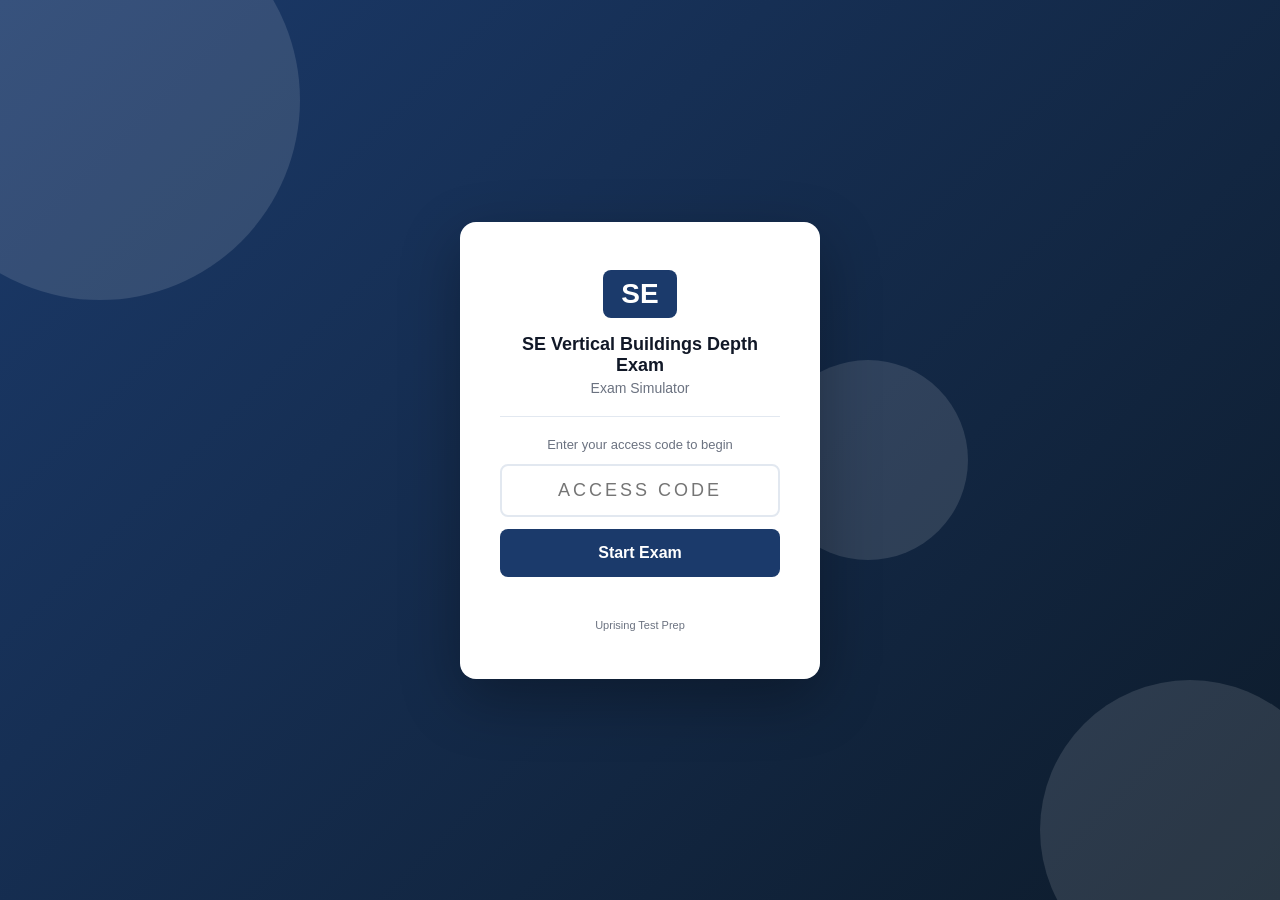
<file: index.html>
<!DOCTYPE html>
<html lang="en">
<head>
  <meta charset="UTF-8" />
  <meta name="viewport" content="width=device-width, initial-scale=1.0, viewport-fit=cover" />
  <meta name="apple-mobile-web-app-capable" content="yes" />
  <meta name="apple-mobile-web-app-status-bar-style" content="black-translucent" />
  <title>SE Exam Simulator</title>
  <link rel="stylesheet" href="style.css" />
</head>
<body>

<div id="access-gate">
  <div class="gate-bg-shapes">
    <div class="shape shape-1"></div>
    <div class="shape shape-2"></div>
    <div class="shape shape-3"></div>
  </div>
  <div class="gate-card">
    <div class="gate-logo">
      <div class="logo-badge">SE</div>
    </div>
    <h1 class="gate-title">SE Vertical Buildings Depth Exam</h1>
    <p class="gate-subtitle">Exam Simulator</p>
    <div class="gate-divider"></div>
    <p class="gate-instruction">Enter your access code to begin</p>
    <input type="text" id="access-code-input" class="gate-input"
           placeholder="Access Code" autocomplete="off"
           maxlength="20" spellcheck="false" />
    <button id="access-btn" class="gate-btn">Start Exam</button>
    <p id="access-error" class="gate-error"></p>
    <p class="gate-hint">Uprising Test Prep</p>
  </div>
</div>

<div id="app" style="display:none">
  <header class="top-bar">
    <div class="bar-left">
      <span class="bar-logo">SE</span>
      <span class="bar-title">Exam Simulator</span>
    </div>
    <div class="bar-right">
      <span class="bar-timer" id="timer-display">--:--</span>
      <button class="bar-btn" id="flag-btn">Flag</button>
      <button class="bar-btn bar-btn-primary" id="submit-btn">
        <span class="btn-full">Submit Exam</span>
        <span class="btn-short">Submit</span>
      </button>
    </div>
  </header>

  <div class="progress-strip">
    <div class="progress-bar" id="progress-bar"></div>
  </div>

  <main class="exam-main">
    <div class="question-panel">
      <div class="q-meta">
        <span id="q-counter"></span>
        <span id="q-domain" class="q-domain-tag"></span>
        <span id="q-flag-indicator" class="flag-chip" style="display:none">Flagged</span>
      </div>
      <div id="scenario-box" class="scenario-box" style="display:none">
        <div id="scenario-label" class="scenario-label"></div>
        <p id="scenario-text" class="scenario-text"></p>
      </div>
      <div id="q-image-wrap" style="display:none; margin-bottom:14px;"></div>
      <p id="question-text" class="q-text"></p>
      <div id="options-list" class="options-list"></div>
      <div id="explanation-box" class="explanation-box" style="display:none">
        <div class="explanation-label">Explanation</div>
        <p id="explanation-text" class="explanation-text"></p>
      </div>
    </div>
    <div class="nav-bar">
      <button class="nav-btn" id="prev-btn">&#8592; Prev</button>
      <button class="nav-btn nav-btn-map" id="map-btn">Question Map</button>
      <button class="nav-btn nav-btn-next" id="next-btn">Next &#8594;</button>
    </div>
  </main>
</div>

<!-- Question Map Modal -->
<div id="map-modal" style="display:none">
  <div class="map-backdrop" id="map-backdrop"></div>
  <div class="map-panel">
    <div class="map-header">
      <span class="map-title">Question Map</span>
      <button id="map-close" class="map-close-btn">&#x2715; Close</button>
    </div>
    <div class="map-legend">
      <span class="leg-item"><span class="leg-swatch leg-answered"></span>Answered</span>
      <span class="leg-item"><span class="leg-swatch leg-flagged"></span>Flagged</span>
      <span class="leg-item"><span class="leg-swatch leg-unanswered"></span>Unanswered</span>
    </div>
    <div id="q-grid" class="q-grid"></div>
  </div>
</div>

<div id="results-screen" style="display:none">
  <div class="results-card">
    <div class="res-header">
      <div class="res-badge">SE</div>
      <h2 id="res-status" class="res-status"></h2>
      <p id="res-score" class="res-score"></p>
    </div>
    <div id="res-domains" class="res-domains"></div>
    <button id="res-review-btn" class="res-btn">Review Answers</button>
    <button id="res-restart-btn" class="res-btn res-btn-secondary">Restart</button>
  </div>
</div>

<script src="questions.js"></script>
<script src="app.js"></script>
</body>
</html>
</file>
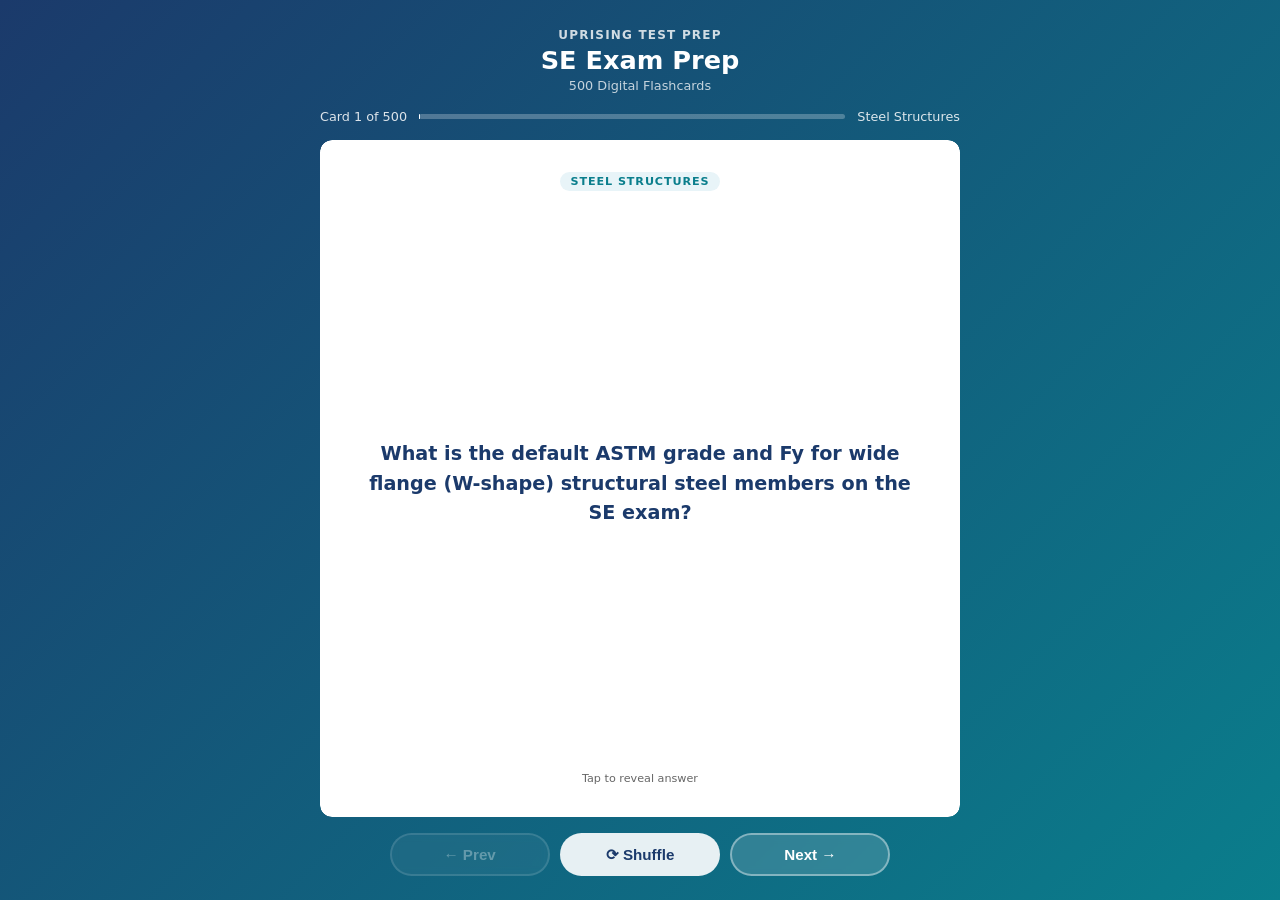
<file: flashcards/index.html>
<!DOCTYPE html>
<html lang="en">
<head>
  <meta charset="UTF-8">
  <meta name="viewport" content="width=device-width, initial-scale=1.0">
  <title>SE Exam Prep — Flashcards</title>
  <style>
    :root {
      --blue:   #1B3A6B;
      --teal:   #0A7E8C;
      --ltblue: #E8F4F8;
      --white:  #FFFFFF;
      --text:   #1A1A1A;
      --muted:  #666;
      --radius: 12px;
    }
    * { box-sizing: border-box; margin: 0; padding: 0; }
    html, body { height: 100%; }
    body {
      font-family: 'Segoe UI', system-ui, sans-serif;
      background: linear-gradient(135deg, var(--blue) 0%, var(--teal) 100%);
      /* Pinned, not min-height: the page must never grow, or the controls
         get pushed below the fold on iOS where 100dvh and height:100%
         disagree. The height:100% rule above is the pre-dvh fallback. */
      height: 100dvh;
      max-height: 100dvh;
      overflow: hidden;
      display: flex;
      flex-direction: column;
      align-items: center;
      padding: 1.25rem 1rem 1rem;
      gap: 0.75rem;
      overflow-x: hidden;
    }
    header { text-align: center; color: #fff; flex-shrink: 0; }
    header .brand { font-size: 0.75rem; font-weight: 700; letter-spacing: 0.1em; opacity: 0.8; text-transform: uppercase; }
    header h1 { font-size: 1.3rem; font-weight: 800; margin-top: 0.2rem; }
    header .subtitle { font-size: 0.8rem; opacity: 0.75; margin-top: 0.15rem; }
    #progress-info {
      display: flex; align-items: center; gap: 0.75rem;
      color: rgba(255,255,255,0.85); font-size: 0.8rem;
      flex-shrink: 0; width: 100%; max-width: 640px;
    }
    #progress-bar-track {
      flex: 1; background: rgba(255,255,255,0.25);
      border-radius: 4px; height: 5px;
    }
    #progress-bar-fill { height: 100%; background: #fff; border-radius: 4px; transition: width 0.3s; }
    .card-scene {
      width: 100%; max-width: 640px;
      perspective: 1200px;
      cursor: pointer;
      flex: 1; min-height: 0;
      display: flex; flex-direction: column;
    
      /* WebKit does not clip overflow inside a preserve-3d context, so the
         answer pane's own clip is dropped and a long answer paints over the
         Prev/Next row. This element only sets the perspective and is NOT
         itself in the 3D context, so its clip is honoured in every engine. */
      overflow: hidden;
      border-radius: var(--radius);
    }
    .card-inner {
      position: relative; width: 100%;
      flex: 1; min-height: 0;
      transition: transform 0.55s cubic-bezier(.4,0,.2,1);
      transform-style: preserve-3d;
    }
    .card-scene.flipped .card-inner { transform: rotateY(180deg); }
    .card-face {
      position: absolute; inset: 0;
      backface-visibility: hidden; -webkit-backface-visibility: hidden;
      border-radius: var(--radius);
      display: flex; flex-direction: column;
      padding: 1.5rem 1.75rem;
      box-shadow: 0 12px 40px rgba(0,0,0,0.2);
      overflow: hidden;
    
      /* Painting through a mask forces WebKit to allocate a real clipping
         layer for a 3D-transformed element, which is what makes the
         overflow:hidden and the rounded corners above actually apply. */
      -webkit-mask-image: -webkit-radial-gradient(#fff, #000);
              mask-image: radial-gradient(#fff, #000);
    }
    .card-front { background: var(--white); align-items: center; justify-content: center; }
    .card-back  { background: var(--ltblue); transform: rotateY(180deg); }
    .card-badge {
      font-size: 0.7rem; font-weight: 700; text-transform: uppercase;
      letter-spacing: 0.08em;
      background: var(--ltblue); color: var(--teal);
      padding: 0.2rem 0.65rem; border-radius: 20px;
      margin-bottom: 0.85rem; flex-shrink: 0;
    }
    .card-back .card-badge { background: rgba(10,126,140,0.12); }
    .card-front .q-text {
      font-size: 1.1rem; font-weight: 600; color: var(--blue); line-height: 1.55;
      text-align: center; overflow-y: auto; flex: 1;
      display: flex; align-items: center; justify-content: center;
      scrollbar-width: thin; scrollbar-color: rgba(27,58,107,0.3) transparent;
    }
    .card-back .a-label { font-size: 0.7rem; font-weight: 700; color: var(--teal); text-transform: uppercase; letter-spacing: 0.08em; margin-bottom: 0.4rem; flex-shrink: 0; }
    .card-back .a-text  {
      font-size: 0.975rem; color: var(--text); line-height: 1.65;
      overflow-y: auto; flex: 1; min-height: 0; padding-right: 4px;
      scrollbar-width: thin; scrollbar-color: rgba(10,126,140,0.4) transparent;
    
      -webkit-overflow-scrolling: touch;
      overscroll-behavior: contain;
    }
    .card-back .a-text::-webkit-scrollbar { width: 4px; }
    .card-back .a-text::-webkit-scrollbar-track { background: transparent; }
    .card-back .a-text::-webkit-scrollbar-thumb { background: rgba(10,126,140,0.4); border-radius: 4px; }
    .tap-hint { flex-shrink: 0; margin-top: 0.6rem; font-size: 0.7rem; color: var(--muted); text-align: center; }
    .card-back .tap-hint { color: var(--teal); opacity: 0.7; }
    .controls {
      display: flex; gap: 0.65rem; flex-wrap: nowrap;
      justify-content: center; flex-shrink: 0;
      width: 100%; max-width: 640px;
      padding-bottom: env(safe-area-inset-bottom, 0px);
    }
    .btn {
      padding: 0.6rem 1.2rem; border-radius: 50px;
      border: 2px solid rgba(255,255,255,0.4);
      background: rgba(255,255,255,0.15); color: #fff;
      font-weight: 700; font-size: 0.875rem; cursor: pointer;
      transition: all 0.2s; backdrop-filter: blur(4px);
      white-space: nowrap; flex: 1; max-width: 160px;
    }
    .btn:hover { background: rgba(255,255,255,0.3); border-color: rgba(255,255,255,0.7); }
    .btn:active { transform: scale(0.96); }
    .btn:disabled { opacity: 0.35; cursor: not-allowed; }
    .btn.btn-primary { background: rgba(255,255,255,0.9); color: var(--blue); border-color: transparent; }
    .btn.btn-primary:hover { background: #fff; }
    #loading { color: rgba(255,255,255,0.8); font-size: 1rem; text-align: center; padding: 3rem; flex: 1; }
    @media (min-width: 768px) {
      body { padding: 1.75rem 1.5rem 1.5rem; gap: 1rem; }
      header h1 { font-size: 1.6rem; }
      .card-face { padding: 2rem 2.5rem; }
      .card-front .q-text { font-size: 1.2rem; }
      .card-back .a-text { font-size: 1.05rem; }
      .btn { font-size: 0.95rem; padding: 0.65rem 1.4rem; }
    }
    @media (max-width: 380px) {
      body { padding: 0.75rem; gap: 0.5rem; }
      header .brand { font-size: 0.65rem; }
      header h1 { font-size: 1.1rem; }
      header .subtitle { display: none; }
      .card-face { padding: 1rem 1.1rem; }
      .card-front .q-text { font-size: 0.975rem; }
      .card-back .a-text { font-size: 0.875rem; }
      .btn { font-size: 0.8rem; padding: 0.5rem 0.75rem; }
    }
  </style>
</head>
<body>
<header>
  <div class="brand">Uprising Test Prep</div>
  <h1>SE Exam Prep</h1>
  <div class="subtitle">500 Digital Flashcards</div>
</header>
<div id="progress-info">
  <span id="card-counter">Card 1 of 500</span>
  <div id="progress-bar-track"><div id="progress-bar-fill" style="width:0%"></div></div>
  <span id="domain-label"></span>
</div>
<div id="loading">Loading flashcards...</div>
<div class="card-scene" id="card-scene" style="display:none" onclick="flipCard()">
  <div class="card-inner" id="card-inner">
    <div class="card-face card-front">
      <div class="card-badge" id="front-badge"></div>
      <div class="q-text" id="q-text"></div>
      <div class="tap-hint">Tap to reveal answer</div>
    </div>
    <div class="card-face card-back">
      <div class="card-badge" id="back-badge">Answer</div>
      <div class="a-label">Answer</div>
      <div class="a-text" id="a-text"></div>
      <div class="tap-hint">Tap to flip back</div>
    </div>
  </div>
</div>
<div class="controls" id="controls" style="display:none">
  <button class="btn" id="prev-btn" onclick="event.stopPropagation();move(-1)" disabled>&#8592; Prev</button>
  <button class="btn btn-primary" onclick="event.stopPropagation();shuffleCards()">&#10227; Shuffle</button>
  <button class="btn" id="next-btn" onclick="event.stopPropagation();move(1)">Next &#8594;</button>
</div>
<script>
const DOMAIN_LABELS = {
  steel_structures: "Steel Structures",
  concrete_structures: "Concrete Structures",
  wood_structures: "Wood Structures",
  masonry_structures: "Masonry Structures",
  foundations_and_retaining_structures: "Foundations and Retaining Structures",
  loads_lateral_earth_pressure_and_analysis_methods: "Loads Lateral Earth Pressure and Analysis Methods",
  connections_and_joints: "Connections and Joints",
  conceptual_design_project_planning_and_documentation: "Conceptual Design Project Planning and Documentation",
};
let cards   = [];
let current = 0;
async function init() {
  try {
    const res = await fetch('flashcards.json');
    if (!res.ok) throw new Error('Network error');
    cards = await res.json();
    document.getElementById('loading').style.display    = 'none';
    document.getElementById('card-scene').style.display = 'flex';
    document.getElementById('controls').style.display   = 'flex';
    show();
  } catch (e) {
    document.getElementById('loading').textContent = 'Error loading flashcards. Please try refreshing.';
  }
}
function domainLabel(key) {
  return DOMAIN_LABELS[key] || key.replace(/_/g, ' ').replace(/\b\w/g, c => c.toUpperCase());
}
function show() {
  const c = cards[current];
  document.getElementById('card-scene').classList.remove('flipped');
  document.getElementById('a-text').scrollTop = 0;
  const label = domainLabel(c.domain || c.chapter || '');
  document.getElementById('q-text').textContent       = c.front;
  document.getElementById('a-text').textContent       = c.back;
  document.getElementById('front-badge').textContent  = label;
  document.getElementById('back-badge').textContent   = label;
  document.getElementById('card-counter').textContent = `Card ${current+1} of ${cards.length}`;
  document.getElementById('domain-label').textContent = label;
  document.getElementById('progress-bar-fill').style.width = `${((current+1)/cards.length*100).toFixed(1)}%`;
  document.getElementById('prev-btn').disabled = current === 0;
  document.getElementById('next-btn').disabled = current === cards.length - 1;
}
function flipCard() { document.getElementById('card-scene').classList.toggle('flipped'); }
function move(dir) {
  const next = current + dir;
  if (next < 0 || next >= cards.length) return;
  current = next; show();
}
function shuffleCards() {
  for (let i = cards.length - 1; i > 0; i--) {
    const j = Math.floor(Math.random() * (i+1));
    [cards[i], cards[j]] = [cards[j], cards[i]];
  }
  current = 0; show();
}
document.addEventListener('keydown', e => {
  if (e.key === 'ArrowRight' || e.key === 'ArrowDown') move(1);
  else if (e.key === 'ArrowLeft' || e.key === 'ArrowUp') move(-1);
  else if (e.key === ' ' || e.key === 'Enter') { e.preventDefault(); flipCard(); }
});
init();
</script>
</body>
</html>
</file>
<file: style.css>
/* SE Exam Simulator — Styles */
:root {
  --primary:   #1B3A6B;
  --pass:      #059669;
  --fail:      #DC2626;
  --bg:        #F3F4F8;
  --card:      #FFFFFF;
  --border:    #E2E8F0;
  --text:      #111827;
  --muted:     #6B7280;
  --radius:    10px;
}
*, *::before, *::after { box-sizing: border-box; margin: 0; padding: 0; }
body {
  font-family: -apple-system, BlinkMacSystemFont, "Segoe UI", sans-serif;
  background: var(--bg);
  color: var(--text);
  height: 100vh;
  height: 100dvh;
  overflow: hidden;
  -webkit-text-size-adjust: 100%;
}

/* ── Access Gate ─────────────────────────────────────────────────────────── */
#access-gate {
  display: flex;
  align-items: center;
  justify-content: center;
  height: 100vh;
  height: 100dvh;
  background: linear-gradient(135deg, var(--primary) 0%, #0d1b2a 100%);
  position: relative;
  overflow: hidden;
  padding: 20px;
  padding-top: max(20px, env(safe-area-inset-top));
  padding-bottom: max(20px, env(safe-area-inset-bottom));
}
.gate-bg-shapes { position: absolute; inset: 0; pointer-events: none; }
.shape { position: absolute; border-radius: 50%; opacity: .12; background: #fff; }
.shape-1 { width: 400px; height: 400px; top: -100px; left: -100px; }
.shape-2 { width: 300px; height: 300px; bottom: -80px; right: -60px; }
.shape-3 { width: 200px; height: 200px; top: 40%; left: 60%; }
.gate-card {
  background: #fff;
  border-radius: 16px;
  padding: 48px 40px;
  text-align: center;
  width: 100%;
  max-width: 360px;
  position: relative;
  z-index: 1;
  box-shadow: 0 20px 60px rgba(0,0,0,.3);
}
.logo-badge {
  display: inline-block;
  background: var(--primary);
  color: #fff;
  font-weight: 800;
  font-size: 28px;
  padding: 8px 18px;
  border-radius: 8px;
}
.gate-title { font-size: 18px; font-weight: 700; margin-top: 16px; color: var(--text); }
.gate-subtitle { color: var(--muted); font-size: 14px; margin-top: 4px; }
.gate-divider { height: 1px; background: var(--border); margin: 20px 0; }
.gate-instruction { font-size: 13px; color: var(--muted); margin-bottom: 12px; }
.gate-input {
  width: 100%;
  padding: 14px 16px;
  border: 2px solid var(--border);
  border-radius: 8px;
  font-size: 18px;
  text-align: center;
  text-transform: uppercase;
  letter-spacing: 3px;
  outline: none;
}
.gate-input:focus { border-color: var(--primary); }
.gate-btn {
  width: 100%;
  margin-top: 12px;
  padding: 15px;
  background: var(--primary);
  color: #fff;
  border: none;
  border-radius: 8px;
  font-size: 16px;
  font-weight: 600;
  cursor: pointer;
  -webkit-tap-highlight-color: transparent;
}
.gate-btn:hover { opacity: .9; }
.gate-error { color: var(--fail); font-size: 13px; margin-top: 8px; min-height: 18px; }
.gate-hint { color: var(--muted); font-size: 11px; margin-top: 16px; }

/* ── App shell ───────────────────────────────────────────────────────────── */
#app {
  display: flex;
  flex-direction: column;
  height: 100vh;
  height: 100dvh;
  padding-top: env(safe-area-inset-top);
}
.top-bar {
  display: flex;
  justify-content: space-between;
  align-items: center;
  background: var(--primary);
  color: #fff;
  padding: 0 20px;
  padding-left: max(20px, env(safe-area-inset-left));
  padding-right: max(20px, env(safe-area-inset-right));
  height: 52px;
  flex-shrink: 0;
  gap: 8px;
}
.bar-left { display: flex; align-items: center; gap: 8px; min-width: 0; }
.bar-logo { font-weight: 800; font-size: 18px; flex-shrink: 0; }
.bar-title { font-size: 14px; opacity: .8; white-space: nowrap; overflow: hidden; text-overflow: ellipsis; }
.bar-right { display: flex; align-items: center; gap: 8px; flex-shrink: 0; }
.bar-timer {
  font-variant-numeric: tabular-nums;
  font-size: 16px;
  font-weight: 600;
  min-width: 68px;
  text-align: right;
}
.bar-btn {
  padding: 7px 13px;
  background: rgba(255,255,255,.15);
  border: 1px solid rgba(255,255,255,.3);
  color: #fff;
  border-radius: 6px;
  cursor: pointer;
  font-size: 13px;
  white-space: nowrap;
  -webkit-tap-highlight-color: transparent;
  touch-action: manipulation;
}
.bar-btn:hover { background: rgba(255,255,255,.25); }
.bar-btn-primary {
  background: #fff;
  color: var(--primary);
  border-color: #fff;
  font-weight: 600;
}
.bar-btn-primary:hover { background: #f0f0f0; }
.btn-short { display: none; }
.btn-full  { display: inline; }

.progress-strip { height: 4px; background: rgba(0,0,0,.1); flex-shrink: 0; }
.progress-bar   { height: 100%; background: #4ade80; transition: width .3s; }

/* ── Main exam area ──────────────────────────────────────────────────────── */
.exam-main {
  flex: 1;
  overflow: hidden;
  display: flex;
  flex-direction: column;
  padding: 16px 20px 0;
  padding-left: max(16px, env(safe-area-inset-left));
  padding-right: max(16px, env(safe-area-inset-right));
  min-height: 0;
}
.question-panel { flex: 1; overflow-y: auto; padding-bottom: 12px; -webkit-overflow-scrolling: touch; }
.q-meta {
  display: flex;
  align-items: center;
  gap: 8px;
  margin-bottom: 12px;
  font-size: 13px;
  color: var(--muted);
  flex-wrap: wrap;
}
.q-domain-tag {
  background: var(--primary);
  color: #fff;
  padding: 2px 8px;
  border-radius: 4px;
  font-size: 11px;
  font-weight: 600;
}
.flag-chip {
  background: #FEF3C7;
  color: #92400E;
  padding: 2px 8px;
  border-radius: 4px;
  font-size: 11px;
  font-weight: 600;
}
.q-image {
  max-width: 100%;
  height: auto;
  border-radius: 6px;
  border: 1px solid var(--border);
  display: block;
  margin-bottom: 14px;
}
.q-text { font-size: 16px; line-height: 1.65; margin-bottom: 20px; }
.options-list { display: flex; flex-direction: column; gap: 10px; }
.option {
  display: flex;
  align-items: flex-start;
  gap: 12px;
  padding: 15px 16px;
  background: var(--card);
  border: 2px solid var(--border);
  border-radius: var(--radius);
  cursor: pointer;
  transition: .15s;
  -webkit-tap-highlight-color: transparent;
  touch-action: manipulation;
  min-height: 52px;
}
.option:hover  { border-color: var(--primary); background: #F8FAFF; }
.option.selected  { border-color: var(--primary); background: #EEF3FF; }
.option.correct   { border-color: #059669; background: #ECFDF5; }
.option.incorrect { border-color: #DC2626; background: #FEF2F2; }
.explanation-box {
  margin-top: 20px;
  padding: 16px 18px;
  background: #F0F9FF;
  border-left: 4px solid #2563EB;
  border-radius: 6px;
}
.explanation-label {
  font-size: 11px;
  font-weight: 700;
  text-transform: uppercase;
  letter-spacing: .06em;
  color: #2563EB;
  margin-bottom: 8px;
}
.explanation-text { font-size: 14.5px; line-height: 1.7; color: #1e293b; margin: 0; }
.opt-letter { font-weight: 700; font-size: 15px; color: var(--primary); min-width: 22px; padding-top: 1px; flex-shrink: 0; }
.opt-text   { font-size: 15px; line-height: 1.5; }

/* ── Nav bar ─────────────────────────────────────────────────────────────── */
.nav-bar {
  display: flex;
  align-items: center;
  gap: 8px;
  padding: 10px 0;
  padding-bottom: max(14px, env(safe-area-inset-bottom));
  flex-shrink: 0;
}
.nav-btn {
  flex: 1;
  padding: 13px 8px;
  background: var(--card);
  border: 1px solid var(--border);
  border-radius: 8px;
  cursor: pointer;
  font-size: 15px;
  font-weight: 500;
  text-align: center;
  -webkit-tap-highlight-color: transparent;
  touch-action: manipulation;
  min-height: 48px;
}
.nav-btn:hover      { background: #f0f0f0; }
.nav-btn-map {
  background: var(--bg);
  border-color: var(--primary);
  color: var(--primary);
  font-weight: 600;
}
.nav-btn-map:hover { background: #EEF3FF; }
.nav-btn-next {
  background: var(--primary);
  color: #fff;
  border-color: var(--primary);
}
.nav-btn-next:hover { opacity: .9; }

/* ── Question Map Modal ──────────────────────────────────────────────────── */
#map-modal {
  position: fixed;
  inset: 0;
  z-index: 1000;
  display: flex;
  flex-direction: column;
  justify-content: flex-end;
}
.map-backdrop { position: absolute; inset: 0; background: rgba(0,0,0,.5); }
.map-panel {
  position: relative;
  background: #fff;
  border-radius: 20px 20px 0 0;
  padding: 20px;
  padding-bottom: max(20px, env(safe-area-inset-bottom));
  max-height: 80vh;
  max-height: 80dvh;
  display: flex;
  flex-direction: column;
  box-shadow: 0 -4px 30px rgba(0,0,0,.2);
}
.map-header {
  display: flex;
  align-items: center;
  justify-content: space-between;
  margin-bottom: 12px;
  flex-shrink: 0;
}
.map-title { font-size: 17px; font-weight: 700; color: var(--text); }
.map-close-btn {
  padding: 8px 16px;
  background: var(--bg);
  border: 1px solid var(--border);
  border-radius: 8px;
  cursor: pointer;
  font-size: 14px;
  font-weight: 500;
  min-height: 40px;
  -webkit-tap-highlight-color: transparent;
  touch-action: manipulation;
}
.map-close-btn:hover { background: #e5e7eb; }
.map-legend { display: flex; gap: 16px; margin-bottom: 14px; flex-shrink: 0; flex-wrap: wrap; }
.leg-item { display: flex; align-items: center; gap: 6px; font-size: 13px; color: var(--muted); }
.leg-swatch {
  width: 16px;
  height: 16px;
  border-radius: 3px;
  border: 1px solid var(--border);
  background: var(--card);
  display: inline-block;
  flex-shrink: 0;
}
.leg-swatch.leg-answered  { background: var(--primary); border-color: var(--primary); }
.leg-swatch.leg-flagged   { background: #FEF3C7; border-color: #F59E0B; }
.leg-swatch.leg-unanswered { background: var(--card); }
.q-grid {
  display: flex;
  flex-wrap: wrap;
  gap: 6px;
  overflow-y: auto;
  flex: 1;
  padding-bottom: 8px;
  -webkit-overflow-scrolling: touch;
}
.grid-btn {
  width: 40px;
  height: 40px;
  border: 1px solid var(--border);
  border-radius: 6px;
  background: var(--card);
  font-size: 12px;
  cursor: pointer;
  font-weight: 500;
  -webkit-tap-highlight-color: transparent;
  touch-action: manipulation;
}
.grid-btn.answered { background: var(--primary); color: #fff; border-color: var(--primary); }
.grid-btn.flagged  { background: #FEF3C7; border-color: #F59E0B; }
.grid-btn.active   { outline: 3px solid var(--primary); outline-offset: 2px; }

/* ── Results ─────────────────────────────────────────────────────────────── */
#results-screen {
  display: flex;
  align-items: flex-start;
  justify-content: center;
  min-height: 100vh;
  min-height: 100dvh;
  background: var(--bg);
  overflow-y: auto;
  -webkit-overflow-scrolling: touch;
  padding: 20px 16px;
  padding-top: max(20px, env(safe-area-inset-top));
  padding-bottom: max(20px, env(safe-area-inset-bottom));
}
.results-card {
  background: var(--card);
  border-radius: 16px;
  padding: 40px;
  max-width: 480px;
  width: 100%;
  box-shadow: 0 8px 30px rgba(0,0,0,.1);
}
.res-header { text-align: center; margin-bottom: 24px; }
.res-badge {
  display: inline-block;
  background: var(--primary);
  color: #fff;
  font-weight: 800;
  font-size: 22px;
  padding: 6px 16px;
  border-radius: 8px;
}
.res-status { font-size: 36px; font-weight: 800; margin-top: 12px; }
.res-score  { font-size: 18px; color: var(--muted); margin-top: 4px; }
.res-domains { margin-bottom: 24px; display: flex; flex-direction: column; gap: 10px; }
.res-domain-row { display: flex; align-items: center; gap: 8px; font-size: 13px; }
.res-domain-name { width: 160px; font-weight: 500; flex-shrink: 0; }
.res-domain-bar-wrap { flex: 1; background: #E5E7EB; border-radius: 4px; height: 8px; overflow: hidden; }
.res-domain-bar { height: 100%; border-radius: 4px; transition: width .5s; }
.res-domain-pct { width: 36px; text-align: right; font-weight: 600; }
.res-btn {
  width: 100%;
  padding: 15px;
  background: var(--primary);
  color: #fff;
  border: none;
  border-radius: 8px;
  font-size: 15px;
  font-weight: 600;
  cursor: pointer;
  margin-bottom: 10px;
  min-height: 52px;
  -webkit-tap-highlight-color: transparent;
  touch-action: manipulation;
}
.res-btn:hover { opacity: .9; }
.res-btn-secondary {
  background: transparent;
  color: var(--primary);
  border: 2px solid var(--primary);
}
.res-btn-secondary:hover { background: var(--primary); color: #fff; }

/* ── Mobile breakpoint (phones ≤ 640px) ─────────────────────────────────── */
@media (max-width: 640px) {
  /* Gate card */
  .gate-card { padding: 32px 24px; }

  /* Top bar: hide long title text, swap Submit label */
  .bar-title  { display: none; }
  .btn-full   { display: none; }
  .btn-short  { display: inline; }
  .bar-right  { gap: 6px; }
  .bar-btn    { padding: 6px 10px; font-size: 12px; }
  .bar-timer  { font-size: 14px; min-width: 58px; }

  /* Exam main */
  .exam-main { padding: 12px 14px 0; }
  .q-text { font-size: 16px; }
  .opt-text { font-size: 15px; }

  /* Nav bar — bigger touch targets */
  .nav-btn { font-size: 14px; padding: 14px 6px; }

  /* Results */
  .results-card { padding: 28px 20px; }
  .res-domain-name { width: 110px; font-size: 12px; }
  .res-domain-pct  { font-size: 12px; }
  .res-status { font-size: 30px; }

  /* Map grid — slightly bigger buttons on phones */
  .grid-btn { width: 42px; height: 42px; }
}

/* ── Very small phones (≤ 380px) ────────────────────────────────────────── */
@media (max-width: 380px) {
  .bar-logo { font-size: 15px; }
  .bar-btn  { padding: 5px 8px; font-size: 11px; }
  .bar-timer { font-size: 13px; min-width: 52px; }
  .nav-btn  { font-size: 13px; }
  .grid-btn { width: 38px; height: 38px; font-size: 11px; }
}

.scenario-box {
  background: #F8FAFF;
  border: 1px solid var(--border);
  border-left: 4px solid var(--primary);
  border-radius: 6px;
  padding: 12px 16px;
  margin-bottom: 16px;
}
.scenario-label {
  font-size: 11px;
  font-weight: 700;
  text-transform: uppercase;
  letter-spacing: 0.04em;
  color: var(--primary);
  margin-bottom: 6px;
}
.scenario-text { font-size: 14px; line-height: 1.55; margin: 0; }

/* ── Alternative item types: point-and-click / drag-and-drop ─────────────── */
.pc-hint {
  font-size: 13px;
  color: var(--muted, #6B7280);
  margin: 6px 0 16px;
  font-style: italic;
}
.pc-wrap {
  position: relative;
  display: inline-block;
  width: 100%;
  margin-bottom: 8px;
  background: #F3F4F6;
  border-radius: 6px;
  border: 1px solid var(--border);
  min-height: 180px;
}
.pc-wrap .pc-image {
  max-width: 100%;
  width: 100%;
  height: auto;
  display: block;
  border-radius: 6px;
}
.pc-hotzone {
  position: absolute;
  border: 1.5px dashed rgba(27, 58, 107, 0.35);
  background: rgba(27, 58, 107, 0.04);
  border-radius: 4px;
  cursor: pointer;
  transition: .12s;
  touch-action: manipulation;
  -webkit-tap-highlight-color: transparent;
}
.pc-hotzone:hover { background: rgba(27, 58, 107, 0.14); border-color: var(--primary); }
.pc-hotzone-selected { background: rgba(27, 58, 107, 0.28); border: 2px solid var(--primary); }
.pc-hotzone-review { cursor: default; pointer-events: none; border-style: solid; }
.pc-hotzone-correct { background: rgba(5, 150, 105, 0.22); border: 2px solid #059669; }
.pc-hotzone-incorrect { background: rgba(220, 38, 38, 0.22); border: 2px solid #DC2626; }

.dd-wrap { display: flex; flex-direction: column; gap: 14px; }
.dd-zone {
  position: absolute;
  display: flex;
  align-items: center;
  justify-content: center;
  text-align: center;
  font-size: 12px;
  font-weight: 600;
  color: var(--primary);
  border: 2px dashed rgba(27, 58, 107, 0.4);
  /* Was rgba(255,255,255,0.85) — nearly opaque. The backdrop image already
     bakes a readable label directly at this zone's exact position; an
     almost-opaque background here washed that label out once the two were
     correctly aligned (an unfilled zone has no text of its own to show, so
     a near-opaque fill was only ever obscuring the image underneath it). */
  background: rgba(255, 255, 255, 0.12);
  border-radius: 4px;
  cursor: pointer;
  padding: 2px 4px;
  line-height: 1.2;
  touch-action: manipulation;
  -webkit-tap-highlight-color: transparent;
}
.dd-zone:hover { border-color: var(--primary); background: rgba(248, 250, 255, 0.5); }
.dd-zone-filled { border-style: solid; background: #EEF3FF; }
.dd-zone-review { cursor: default; pointer-events: none; }
.dd-zone-correct { border: 2px solid #059669; background: rgba(5, 150, 105, 0.14); color: #065F46; }
.dd-zone-incorrect { border: 2px solid #DC2626; background: rgba(220, 38, 38, 0.14); color: #991B1B; }
.dd-zone-correct-label {
  position: absolute;
  bottom: -22px;
  left: 0;
  right: 0;
  font-size: 11px;
  font-weight: 600;
  color: #059669;
  white-space: nowrap;
}
.dd-tray {
  display: flex;
  flex-wrap: wrap;
  gap: 8px;
}
.dd-chip {
  padding: 10px 14px;
  border: 2px solid var(--border);
  border-radius: 20px;
  background: var(--card);
  font-size: 13px;
  font-weight: 600;
  cursor: pointer;
  transition: .12s;
  touch-action: manipulation;
  -webkit-tap-highlight-color: transparent;
  min-height: 40px;
  display: flex;
  align-items: center;
}
.dd-chip:hover { border-color: var(--primary); }
.dd-chip-selected { border-color: var(--primary); background: #EEF3FF; }
.dd-chip-placed { opacity: 0.4; text-decoration: line-through; }

.order-wrap { display: flex; flex-direction: column; gap: 8px; }
.order-list { display: flex; flex-direction: column; gap: 8px; }
.order-row {
  display: flex;
  align-items: center;
  gap: 12px;
  padding: 12px 14px;
  background: var(--card);
  border: 2px solid var(--border);
  border-radius: var(--radius);
  min-height: 48px;
}
.order-num {
  font-weight: 700;
  font-size: 14px;
  color: var(--primary);
  min-width: 22px;
  flex-shrink: 0;
}
.order-text { flex: 1; font-size: 14px; line-height: 1.4; }
.order-btns { display: flex; gap: 6px; flex-shrink: 0; }
.order-btn {
  width: 34px;
  height: 34px;
  border: 1.5px solid var(--border);
  border-radius: 6px;
  background: var(--card);
  font-size: 16px;
  cursor: pointer;
  touch-action: manipulation;
  -webkit-tap-highlight-color: transparent;
}
.order-btn:hover:not(:disabled) { border-color: var(--primary); color: var(--primary); }
.order-btn:disabled { opacity: 0.3; cursor: default; }
.order-row-review { gap: 8px; }
.order-row-correct { border-color: #059669; background: #ECFDF5; }
.order-row-incorrect { border-color: #DC2626; background: #FEF2F2; }
.order-was { font-size: 12px; color: #991B1B; flex-shrink: 0; }

.review-banner {
  padding: 10px 14px;
  border-radius: 6px;
  font-size: 13px;
  font-weight: 600;
  margin-bottom: 14px;
}
.review-right { background: #ECFDF5; color: #065F46; border-left: 4px solid #059669; }
.review-wrong { background: #FEF2F2; color: #991B1B; border-left: 4px solid #DC2626; }
</file>
